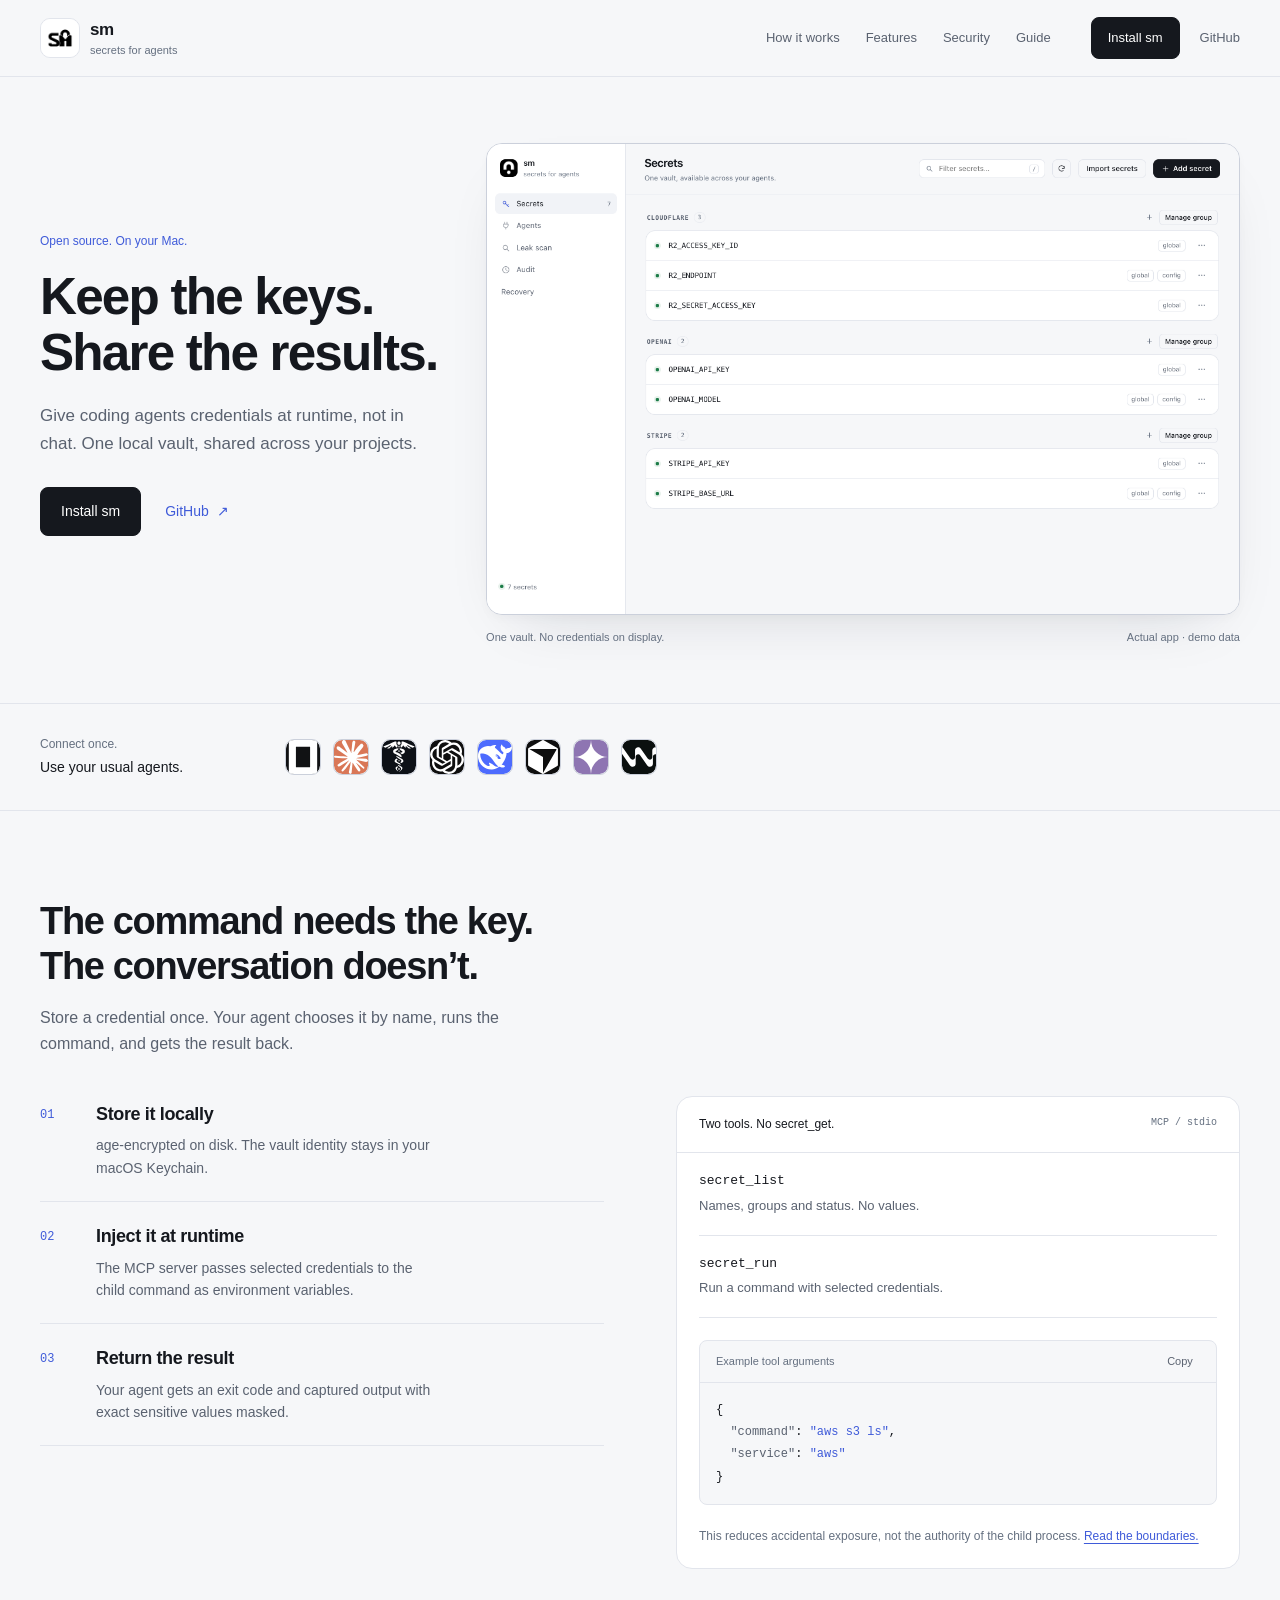
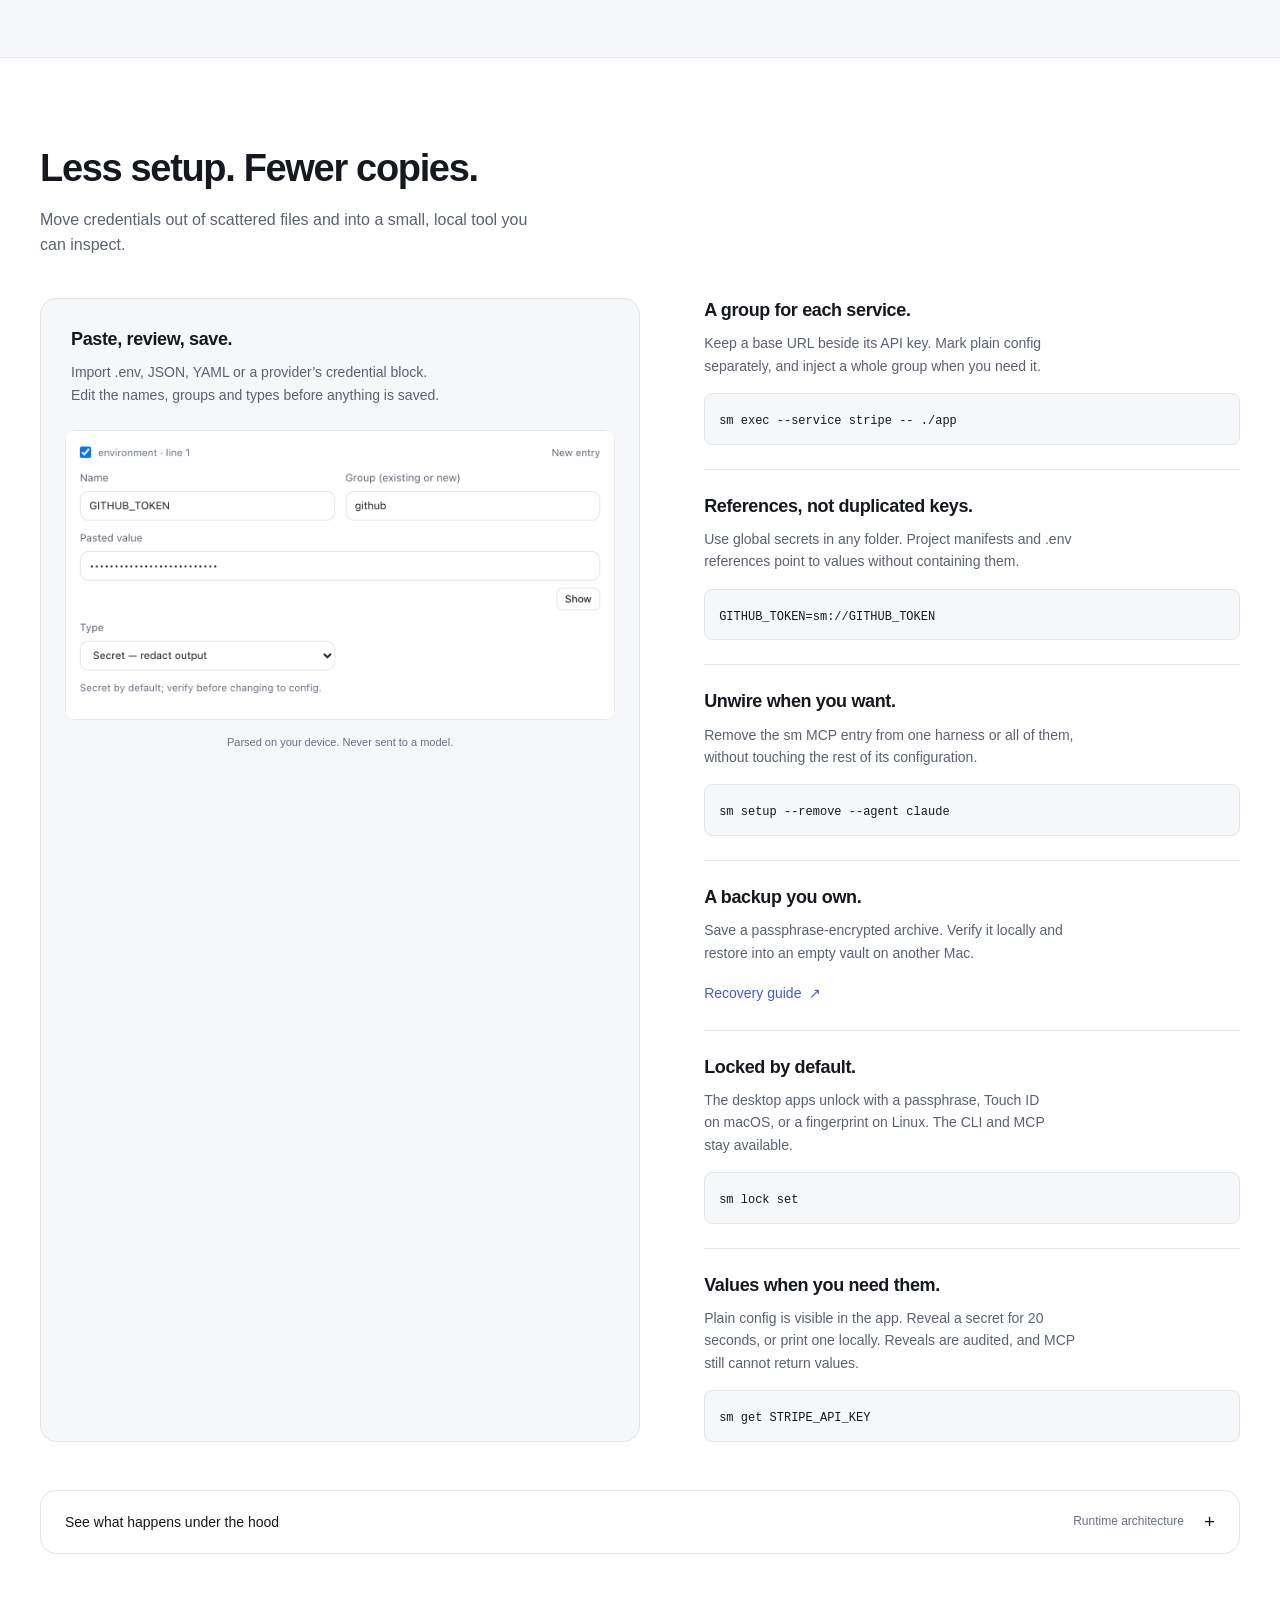
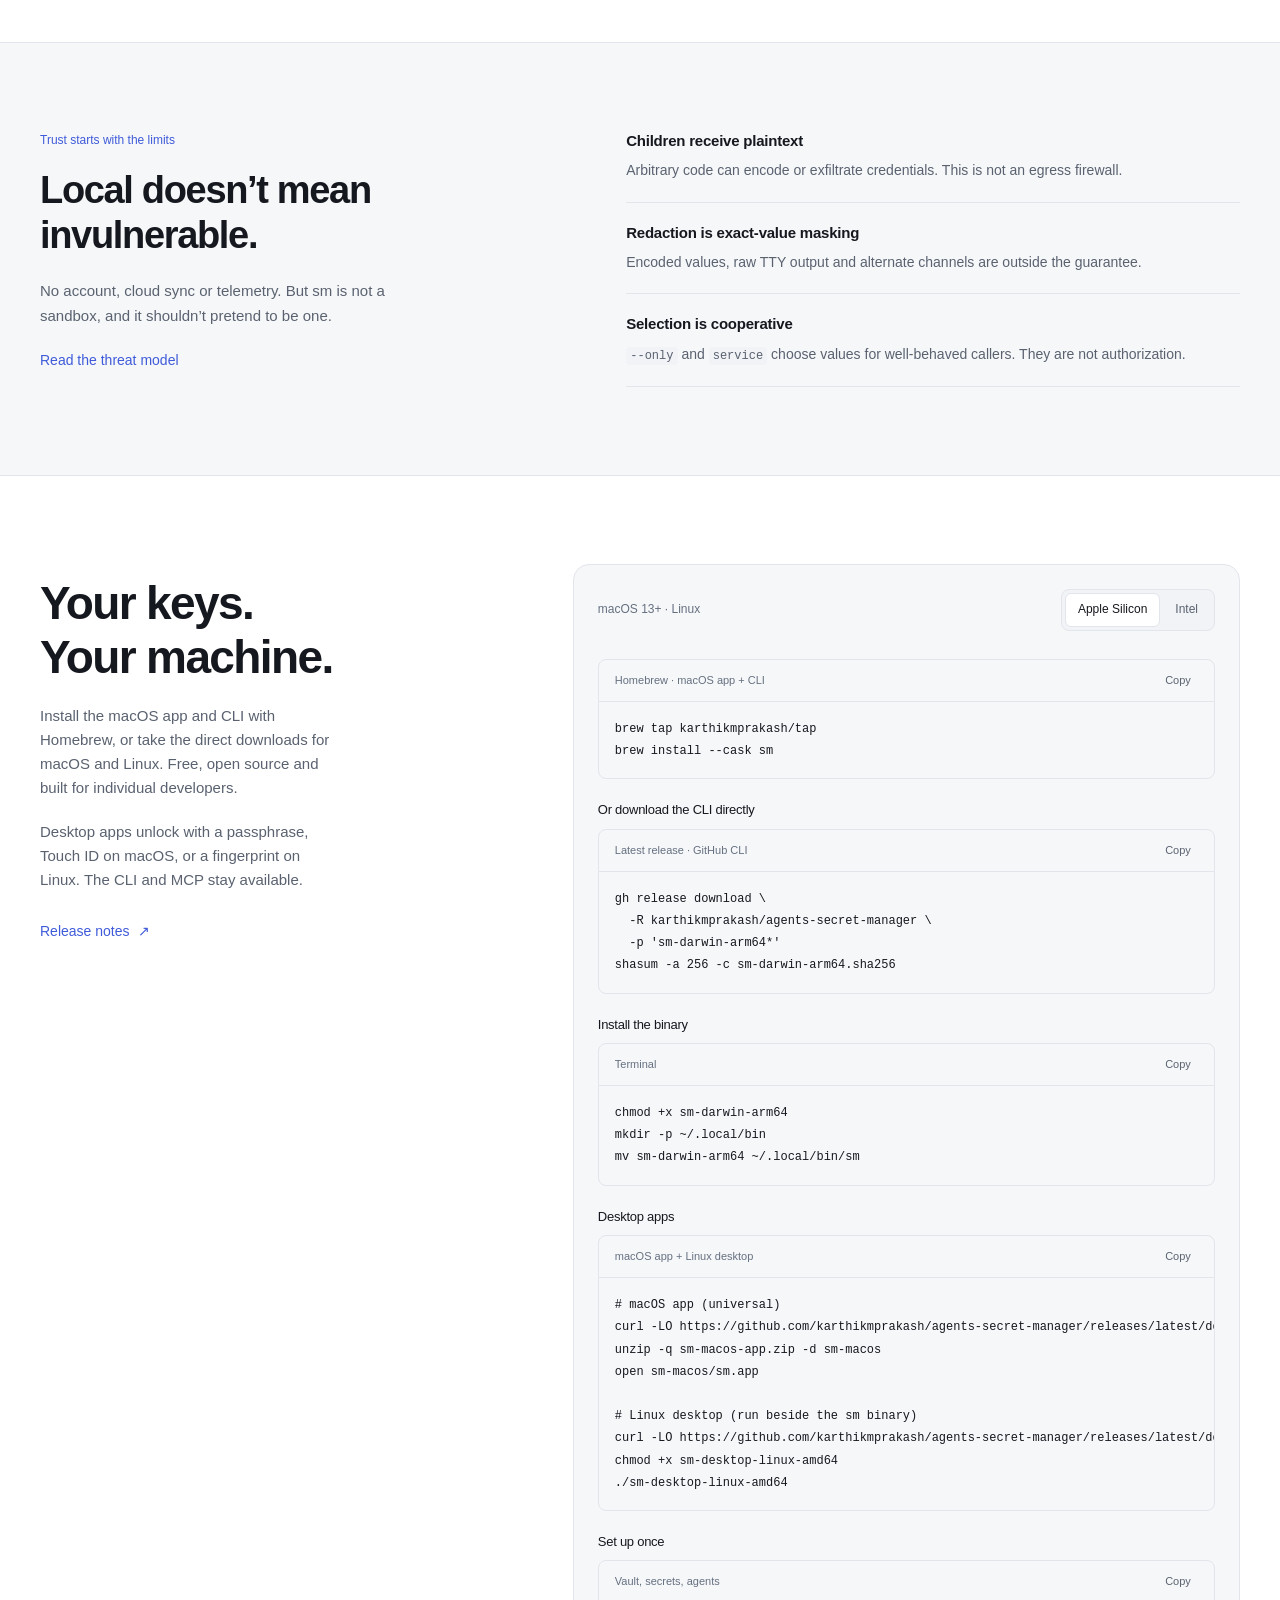
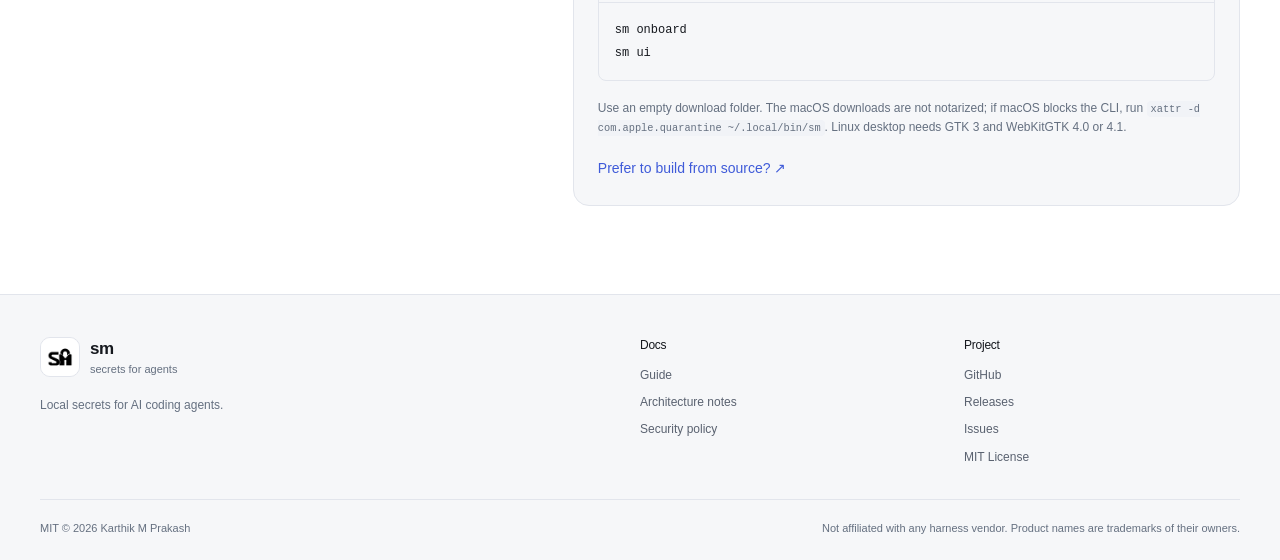
<file: docs/index.html>
<!doctype html>
<html lang="en">
<head>
  <meta charset="utf-8">
  <meta name="viewport" content="width=device-width, initial-scale=1, viewport-fit=cover">
  <title>sm: local secrets for AI coding agents</title>
  <meta name="description" content="One encrypted vault on your Mac. Agents run commands with credentials and never receive the values. No account, cloud sync or telemetry.">
  <link rel="canonical" href="https://karthikmprakash.github.io/agents-secret-manager/">
  <meta name="color-scheme" content="light dark">
  <meta name="theme-color" content="#f6f7f9" media="(prefers-color-scheme: light)">
  <meta name="theme-color" content="#0b0d11" media="(prefers-color-scheme: dark)">
  <meta property="og:type" content="website">
  <meta property="og:title" content="sm: local secrets for AI coding agents">
  <meta property="og:description" content="One encrypted vault on your Mac. Agents run commands with credentials and never receive the values.">
  <meta property="og:url" content="https://karthikmprakash.github.io/agents-secret-manager/">
  <meta property="og:image" content="https://karthikmprakash.github.io/agents-secret-manager/assets/brand/og-card-1200x630.png">
  <meta property="og:image:width" content="1200">
  <meta property="og:image:height" content="630">
  <meta property="og:image:alt" content="sm monogram">
  <meta name="twitter:card" content="summary_large_image">
  <meta name="twitter:image" content="https://karthikmprakash.github.io/agents-secret-manager/assets/brand/og-card-1200x630.png">
  <link rel="icon" href="favicon.ico" sizes="any">
  <link rel="icon" type="image/png" sizes="32x32" href="assets/brand/favicon-32.png">
  <link rel="icon" type="image/png" sizes="16x16" href="assets/brand/favicon-16.png">
  <link rel="apple-touch-icon" sizes="180x180" href="assets/brand/icon-light-180.png">
  <link rel="manifest" href="site.webmanifest">
  <link rel="stylesheet" href="landing.css">
</head>
<body>
  <a class="skip" href="#main">Skip to content</a>

  <header class="nav">
    <div class="wrap nav-inner">
      <a class="brand" href="#top">
        <img class="brand-logo" src="assets/brand/icon-light-180.png" alt="" width="40" height="40">
        <span>sm<span class="brand-sub">secrets for agents</span></span>
      </a>
      <nav class="nav-links" aria-label="Primary">
        <a href="#workflow">How it works</a>
        <a href="#features">Features</a>
        <a href="#security">Security</a>
        <a href="https://github.com/karthikmprakash/agents-secret-manager/blob/main/docs/GUIDE.md">Guide</a>
      </nav>
      <div class="nav-actions">
        <a class="btn btn-primary" href="#install">Install sm</a>
        <a class="nav-github" href="https://github.com/karthikmprakash/agents-secret-manager">GitHub</a>
      </div>
    </div>
  </header>

  <main id="main">
    <section class="hero" id="top">
      <div class="wrap hero-grid">
        <div class="hero-copy">
          <p class="eyebrow">Open source. On your Mac.</p>
          <h1>Keep the keys.<br>Share the results.</h1>
          <p class="lede">Give coding agents credentials at runtime, not in chat. One local vault, shared across your projects.</p>
          <div class="cta-row">
            <a class="btn btn-primary btn-lg" href="#install">Install sm</a>
            <a class="text-link" href="https://github.com/karthikmprakash/agents-secret-manager">GitHub <span aria-hidden="true">↗</span></a>
          </div>
        </div>
        <figure class="hero-shot">
          <a class="screenshot-link" href="assets/sm-secrets.png" aria-label="Open full-size sm app screenshot">
            <picture>
              <source media="(prefers-color-scheme: dark)" srcset="assets/sm-secrets-dark.png">
              <img src="assets/sm-secrets.png" alt="Current sm app with the new logo, Cloudflare, OpenAI and Stripe groups, and config labels. Demo data." width="2560" height="1600" fetchpriority="high">
            </picture>
          </a>
          <figcaption><span>One vault. No credentials on display.</span><span>Actual app · demo data</span></figcaption>
        </figure>
      </div>
    </section>

    <section class="strip" aria-label="Compatibility">
      <div class="wrap strip-inner">
        <p class="strip-label">Connect once.<br><strong>Use your usual agents.</strong></p>
        <ul class="chips logos" aria-label="Supported agents">
          <li><img src="assets/harnesses/opencode.svg" alt="OpenCode" title="OpenCode" width="36" height="36" loading="lazy"></li>
          <li><img src="assets/harnesses/claude.svg" alt="Claude Code" title="Claude Code" width="36" height="36" loading="lazy"></li>
          <li><img src="assets/harnesses/hermes.svg" alt="Hermes" title="Hermes" width="36" height="36" loading="lazy"></li>
          <li><img src="assets/harnesses/codex.svg" alt="Codex" title="Codex" width="36" height="36" loading="lazy"></li>
          <li><img src="assets/harnesses/deepseek.svg" alt="DeepSeek Harness" title="DeepSeek Harness" width="36" height="36" loading="lazy"></li>
          <li><img src="assets/harnesses/cursor.svg" alt="Cursor" title="Cursor" width="36" height="36" loading="lazy"></li>
          <li><img src="assets/harnesses/gemini.svg" alt="Gemini CLI" title="Gemini CLI" width="36" height="36" loading="lazy"></li>
          <li><img src="assets/harnesses/windsurf.svg" alt="Windsurf" title="Windsurf" width="36" height="36" loading="lazy"></li>
        </ul>
      </div>
    </section>

    <section class="section" id="workflow">
      <div class="wrap">
        <div class="section-head">
          <h2>The command needs the key.<br>The conversation doesn’t.</h2>
          <p>Store a credential once. Your agent chooses it by name, runs the command, and gets the result back.</p>
        </div>
        <div class="workflow-grid">
          <ol class="journey">
            <li><span class="step-number">01</span><div><h3>Store it locally</h3><p>age-encrypted on disk. The vault identity stays in your macOS Keychain.</p></div></li>
            <li><span class="step-number">02</span><div><h3>Inject it at runtime</h3><p>The MCP server passes selected credentials to the child command as environment variables.</p></div></li>
            <li><span class="step-number">03</span><div><h3>Return the result</h3><p>Your agent gets an exit code and captured output with exact sensitive values masked.</p></div></li>
          </ol>
          <div class="protocol">
            <div class="panel-caption"><span>Two tools. No secret_get.</span><span class="mono">MCP / stdio</span></div>
            <dl class="tool-list">
              <div><dt>secret_list</dt><dd>Names, groups and status. No values.</dd></div>
              <div><dt>secret_run</dt><dd>Run a command with selected credentials.</dd></div>
            </dl>
            <div class="code-block">
              <div class="code-head"><span>Example tool arguments</span></div>
              <pre class="code"><code>{
  <span class="t-key">"command"</span>: <span class="t-str">"aws s3 ls"</span>,
  <span class="t-key">"service"</span>: <span class="t-str">"aws"</span>
}</code></pre>
            </div>
            <p class="protocol-note">This reduces accidental exposure, not the authority of the child process. <a href="#security">Read the boundaries.</a></p>
          </div>
        </div>
      </div>
    </section>

    <section class="section features" id="features">
      <div class="wrap">
        <div class="section-head">
          <h2>Less setup. Fewer copies.</h2>
          <p>Move credentials out of scattered files and into a small, local tool you can inspect.</p>
        </div>
        <div class="feature-grid">
          <article class="import-feature">
            <div class="feature-copy"><h3>Paste, review, save.</h3><p>Import .env, JSON, YAML or a provider’s credential block. Edit the names, groups and types before anything is saved.</p></div>
            <figure>
              <picture>
                <source media="(prefers-color-scheme: dark)" srcset="assets/sm-import-dark.png">
                <img src="assets/sm-import.png" alt="Actual sm import review: GitHub token name, group, masked value and Secret type" width="1262" height="666" loading="lazy">
              </picture>
              <figcaption>Parsed on your device. Never sent to a model.</figcaption>
            </figure>
          </article>
          <div class="feature-stack">
            <article><h3>A group for each service.</h3><p>Keep a base URL beside its API key. Mark plain config separately, and inject a whole group when you need it.</p><div class="example-command"><code>sm exec --service stripe -- ./app</code></div></article>
            <article><h3>References, not duplicated keys.</h3><p>Use global secrets in any folder. Project manifests and .env references point to values without containing them.</p><div class="example-command"><code>GITHUB_TOKEN=sm://GITHUB_TOKEN</code></div></article>
            <article><h3>Unwire when you want.</h3><p>Remove the sm MCP entry from one harness or all of them, without touching the rest of its configuration.</p><div class="example-command"><code>sm setup --remove --agent claude</code></div></article>
            <article><h3>A backup you own.</h3><p>Save a passphrase-encrypted archive. Verify it locally and restore into an empty vault on another Mac.</p><a class="text-link" href="https://github.com/karthikmprakash/agents-secret-manager/blob/main/docs/GUIDE.md#recovery">Recovery guide <span aria-hidden="true">↗</span></a></article>
            <article><h3>Locked by default.</h3><p>The desktop apps unlock with a passphrase, Touch ID on macOS, or a fingerprint on Linux. The CLI and MCP stay available.</p><div class="example-command"><code>sm lock set</code></div></article>
            <article><h3>Values when you need them.</h3><p>Plain config is visible in the app. Reveal a secret for 20 seconds, or print one locally. Reveals are audited, and MCP still cannot return values.</p><div class="example-command"><code>sm get STRIPE_API_KEY</code></div></article>
          </div>
        </div>
        <details class="architecture-details" id="architecture">
          <summary><span>See what happens under the hood</span><span class="summary-meta">Runtime architecture <span aria-hidden="true">+</span></span></summary>
          <figure class="figure">
            <a href="assets/sm-architecture.png" aria-label="Open full-size architecture diagram"><img src="assets/sm-architecture.png" alt="sm architecture: agents call MCP, selected credentials reach a child command, and redacted output returns" width="2880" height="1800" loading="lazy"></a>
            <figcaption>Created with Archify. <a href="https://github.com/karthikmprakash/agents-secret-manager/blob/main/docs/ARCHITECTURE.md">Architecture notes ↗</a></figcaption>
          </figure>
        </details>
      </div>
    </section>

    <section class="section" id="security">
      <div class="wrap security-grid">
        <div>
          <p class="eyebrow">Trust starts with the limits</p>
          <h2>Local doesn’t mean<br>invulnerable.</h2>
          <p class="lede">No account, cloud sync or telemetry. But sm is not a sandbox, and it shouldn’t pretend to be one.</p>
          <a class="link" href="https://github.com/karthikmprakash/agents-secret-manager/blob/main/SECURITY.md">Read the threat model</a>
        </div>
        <ul class="boundary-list">
          <li>
            <h3>Children receive plaintext</h3>
            <p>Arbitrary code can encode or exfiltrate credentials. This is not an egress firewall.</p>
          </li>
          <li>
            <h3>Redaction is exact-value masking</h3>
            <p>Encoded values, raw TTY output and alternate channels are outside the guarantee.</p>
          </li>
          <li>
            <h3>Selection is cooperative</h3>
            <p><code>--only</code> and <code>service</code> choose values for well-behaved callers. They are not authorization.</p>
          </li>
        </ul>
      </div>
    </section>

    <section class="section install" id="install">
      <div class="wrap install-grid">
        <div class="install-copy">
          <h2>Your keys.<br>Your machine.</h2>
          <p>Install the macOS app and CLI with Homebrew, or take the direct downloads for macOS and Linux. Free, open source and built for individual developers.</p>
          <p>Desktop apps unlock with a passphrase, Touch ID on macOS, or a fingerprint on Linux. The CLI and MCP stay available.</p>
          <div class="cta-row">
            <a class="text-link" href="https://github.com/karthikmprakash/agents-secret-manager/releases/latest">Release notes <span aria-hidden="true">↗</span></a>
          </div>
        </div>
        <div class="install-panel">
          <div class="install-panel-head"><span>macOS 13+ · Linux</span><div class="processor-switch" role="group" aria-label="Mac processor" hidden><button type="button" data-arch="arm64" aria-pressed="true">Apple Silicon</button><button type="button" data-arch="amd64" aria-pressed="false">Intel</button></div></div>
          <div class="code-block brew-block"><div class="code-head"><span>Homebrew · macOS app + CLI</span></div><pre class="code" aria-label="Homebrew install commands"><code>brew tap karthikmprakash/tap
brew install --cask sm</code></pre></div>
          <ol class="steps">
          <li>
            <div class="step-head">
              <h3>Or download the CLI directly</h3>
            </div>
            <div class="code-block"><div class="code-head"><span>Latest release · GitHub CLI</span></div><pre class="code" aria-label="Download and verify commands"><code id="download-code">gh release download \
  -R karthikmprakash/agents-secret-manager \
  -p 'sm-darwin-arm64*'
shasum -a 256 -c sm-darwin-arm64.sha256</code></pre></div>
          </li>
          <li>
            <div class="step-head">
              <h3>Install the binary</h3>
            </div>
            <div class="code-block"><div class="code-head"><span>Terminal</span></div><pre class="code" aria-label="Install commands"><code id="install-code">chmod +x sm-darwin-arm64
mkdir -p ~/.local/bin
mv sm-darwin-arm64 ~/.local/bin/sm</code></pre></div>
          </li>
          <li>
            <div class="step-head">
              <h3>Desktop apps</h3>
            </div>
            <div class="code-block"><div class="code-head"><span>macOS app + Linux desktop</span></div><pre class="code" aria-label="Desktop app download commands"><code># macOS app (universal)
curl -LO https://github.com/karthikmprakash/agents-secret-manager/releases/latest/download/sm-macos-app.zip
unzip -q sm-macos-app.zip -d sm-macos
open sm-macos/sm.app

# Linux desktop (run beside the sm binary)
curl -LO https://github.com/karthikmprakash/agents-secret-manager/releases/latest/download/sm-desktop-linux-amd64
chmod +x sm-desktop-linux-amd64
./sm-desktop-linux-amd64</code></pre></div>
          </li>
          <li>
            <div class="step-head">
              <h3>Set up once</h3>
            </div>
            <div class="code-block"><div class="code-head"><span>Vault, secrets, agents</span></div><pre class="code" aria-label="Onboarding commands"><code>sm onboard
sm ui</code></pre></div>
          </li>
          </ol>
          <p class="install-note">Use an empty download folder. The macOS downloads are not notarized; if macOS blocks the CLI, run <code>xattr -d com.apple.quarantine ~/.local/bin/sm</code>. Linux desktop needs GTK 3 and WebKitGTK 4.0 or 4.1.</p>
          <a class="text-link" href="https://github.com/karthikmprakash/agents-secret-manager#install">Prefer to build from source? ↗</a>
        </div>
      </div>
    </section>
  </main>

  <footer class="footer">
    <div class="wrap footer-grid">
      <div class="footer-brand">
        <a class="brand" href="#top">
          <img class="brand-logo" src="assets/brand/icon-light-180.png" alt="" width="40" height="40"><span>sm<span class="brand-sub">secrets for agents</span></span>
        </a>
        <p>Local secrets for AI coding agents.</p>
      </div>
      <nav aria-label="Docs">
        <h3>Docs</h3>
        <a href="https://github.com/karthikmprakash/agents-secret-manager/blob/main/docs/GUIDE.md">Guide</a>
        <a href="https://github.com/karthikmprakash/agents-secret-manager/blob/main/docs/ARCHITECTURE.md">Architecture notes</a>
        <a href="https://github.com/karthikmprakash/agents-secret-manager/blob/main/SECURITY.md">Security policy</a>
      </nav>
      <nav aria-label="Project">
        <h3>Project</h3>
        <a href="https://github.com/karthikmprakash/agents-secret-manager">GitHub</a>
        <a href="https://github.com/karthikmprakash/agents-secret-manager/releases">Releases</a>
        <a href="https://github.com/karthikmprakash/agents-secret-manager/issues">Issues</a>
        <a href="https://github.com/karthikmprakash/agents-secret-manager/blob/main/LICENSE">MIT License</a>
      </nav>
    </div>
    <div class="wrap footer-bottom">
      <span>MIT © 2026 Karthik M Prakash</span>
      <span>Not affiliated with any harness vendor. Product names are trademarks of their owners.</span>
    </div>
  </footer>

  <script src="landing.js" defer></script>
</body>
</html>
</file>
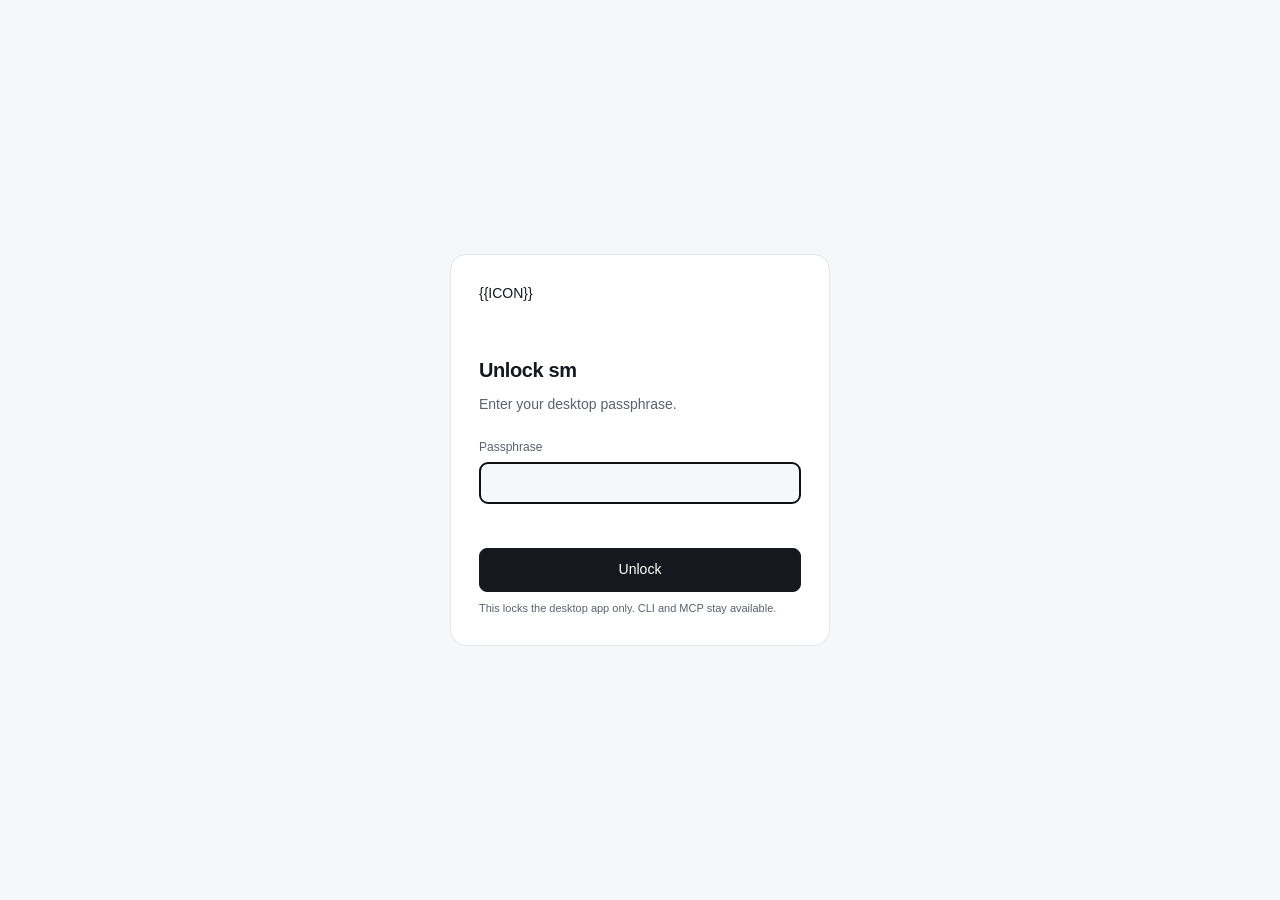
<file: desktopapp/lock.html>
<!doctype html>
<html lang="en">
<head>
<meta charset="utf-8">
<meta name="viewport" content="width=device-width, initial-scale=1">
<title>Unlock sm</title>
<style>
  :root {
    color-scheme: dark light;
    --bg: #0b0d11; --surface: #12151b; --line: #232936;
    --text: #e8ebf1; --muted: #a3abb9; --accent: #9db7ff;
    --ink: #eef1f6; --ink-text: #0b0d11; --err: #ef8b8b;
  }
  @media (prefers-color-scheme: light) {
    :root { --bg: #f6f7f9; --surface: #ffffff; --line: #e2e5ec; --text: #15181e; --muted: #5a6270; --accent: #3f5bd9; --ink: #15181e; --ink-text: #ffffff; --err: #b3261e; }
  }
  * { box-sizing: border-box; }
  body { margin: 0; min-height: 100dvh; display: grid; place-items: center; background: var(--bg); color: var(--text);
         font: 14px/1.55 -apple-system, BlinkMacSystemFont, "Segoe UI", sans-serif; -webkit-font-smoothing: antialiased; }
  main { width: min(380px, calc(100% - 40px)); background: var(--surface); border: 1px solid var(--line); border-radius: 16px; padding: 28px; }
  .logo { width: 52px; height: 52px; margin-bottom: 20px; }
  .logo svg { width: 52px; height: 52px; border-radius: 12px; }
  h1 { font-size: 20px; letter-spacing: -.02em; margin: 0; }
  p { color: var(--muted); margin: 8px 0 0; }
  form { margin-top: 22px; display: grid; gap: 12px; }
  label { display: grid; gap: 6px; font-size: 12px; color: var(--muted); }
  input { width: 100%; min-height: 42px; padding: 9px 12px; border: 1px solid var(--line); border-radius: 8px;
          background: var(--bg); color: var(--text); font: inherit; }
  button { min-height: 44px; border: 1px solid var(--ink); border-radius: 8px; background: var(--ink); color: var(--ink-text);
           font: inherit; font-weight: 500; cursor: pointer; }
  button.secondary { background: transparent; color: var(--text); border-color: var(--line); }
  button:active { transform: scale(.99); }
  #error { min-height: 20px; color: var(--err); font-size: 12px; }
  .hint { font-size: 11px; color: var(--muted); }
  [hidden] { display: none !important; }
</style>
</head>
<body>
<main>
  <div class="logo">{{ICON}}</div>
  <h1 id="title">Unlock sm</h1>
  <p id="subtitle">Enter your desktop passphrase.</p>
  <form id="form">
    <label id="passLabel">Passphrase
      <input id="passphrase" type="password" autocomplete="current-password" autofocus>
    </label>
    <label id="confirmLabel" hidden>Confirm passphrase
      <input id="confirm" type="password" autocomplete="new-password">
    </label>
    <div id="error" role="alert"></div>
    <button type="submit" id="submit">Unlock</button>
    <button type="button" class="secondary" id="fingerprint" hidden>Use fingerprint</button>
  </form>
  <p class="hint">This locks the desktop app only. CLI and MCP stay available.</p>
</main>
<script>
  let setup = false;
  async function init() {
    const state = await window.lockState();
    setup = !state.configured;
    if (setup) {
      document.getElementById("title").textContent = "Create a desktop passphrase";
      document.getElementById("subtitle").textContent = "It protects this app. Fingerprint can unlock it later if available.";
      document.getElementById("confirmLabel").hidden = false;
      document.getElementById("submit").textContent = "Create";
    }
    document.getElementById("fingerprint").hidden = !state.fingerprint;
  }
  document.getElementById("form").addEventListener("submit", async (event) => {
    event.preventDefault();
    const error = document.getElementById("error");
    error.textContent = "";
    const passphrase = document.getElementById("passphrase").value;
    const message = setup
      ? await window.setup(passphrase, document.getElementById("confirm").value)
      : await window.unlock(passphrase);
    if (message) error.textContent = message;
  });
  document.getElementById("fingerprint").addEventListener("click", async () => {
    const error = document.getElementById("error");
    error.textContent = "";
    const message = await window.fingerprint();
    if (message) error.textContent = message;
  });
  init();
</script>
</body>
</html>
</file>
<file: docs/landing.css>
/* Same cool-neutral palette, ink actions and radius scale as the local app.
   Layers: navigation 10, skip link 20. No external fonts or dependencies. */
:root {
  color-scheme: light dark;
  --bg: #f6f7f9;
  --surface: #ffffff;
  --surface-2: #f1f3f7;
  --text: #15181e;
  --muted: #5a6270;
  --faint: #657080;
  --line: #e2e5ec;
  --line-strong: #cbd0db;
  --accent: #3f5bd9;
  --accent-soft: rgba(63, 91, 217, .06);
  --ink: #15181e;
  --ink-text: #ffffff;
  --ok: #1c7c48;
  --shadow: 0 4px 10px rgba(15, 23, 42, .025), 0 24px 60px -32px rgba(15, 23, 42, .18);
  --sans: -apple-system, BlinkMacSystemFont, "SF Pro Text", "Segoe UI", sans-serif;
  --mono: ui-monospace, "SF Mono", SFMono-Regular, Menlo, monospace;
  --r-panel: 16px;
  --r-control: 8px;
  --wrap: 1240px;
}

@media (prefers-color-scheme: dark) {
  :root {
    --bg: #0b0d11;
    --surface: #0f1217;
    --surface-2: #171b23;
    --text: #e8ebf1;
    --muted: #a3abb9;
    --faint: #8792a3;
    --line: #232936;
    --line-strong: #3c4555;
    --accent: #9db7ff;
    --accent-soft: rgba(157, 183, 255, .05);
    --ink: #eef1f6;
    --ink-text: #0b0d11;
    --ok: #6fcf97;
    --shadow: 0 4px 10px rgba(0, 0, 0, .14), 0 24px 60px -32px rgba(0, 0, 0, .5);
  }
}

* { box-sizing: border-box; }
[hidden] { display: none !important; }
html { scroll-behavior: smooth; -webkit-text-size-adjust: 100%; }
body { margin: 0; background: var(--bg); color: var(--text); font: 16px/1.6 var(--sans); -webkit-font-smoothing: antialiased; }
img { display: block; max-width: 100%; height: auto; }
picture { display: block; }
figure { margin: 0; }
button { font: inherit; cursor: pointer; }
button, .btn { touch-action: manipulation; -webkit-user-select: none; user-select: none; }
a { color: var(--accent); text-decoration: none; touch-action: manipulation; }
:focus-visible { outline: 2px solid var(--accent); outline-offset: 4px; }
h1, h2, h3, p { margin: 0; }
h1, h2, h3 { font-weight: 600; letter-spacing: -.035em; text-wrap: balance; }
h1 { font-size: clamp(38px, 4vw, 54px); line-height: 1.1; }
h2 { font-size: clamp(28px, 3vw, 38px); line-height: 1.18; }
h3 { font-size: 18px; line-height: 1.35; letter-spacing: -.02em; }
p { text-wrap: pretty; }
code, pre, .mono { font-family: var(--mono); }
code { font-size: .86em; }
p code { background: var(--surface-2); padding: 2px 4px; border-radius: 4px; overflow-wrap: anywhere; }
.wrap { width: min(var(--wrap), calc(100% - 80px)); margin-inline: auto; }
.section { padding: 88px 0; scroll-margin-top: 88px; }
.section-head { max-width: 650px; margin-bottom: 40px; }
.section-head p { color: var(--muted); margin-top: 16px; max-width: 58ch; }
.eyebrow { font-size: 12px; font-weight: 500; color: var(--accent); margin-bottom: 18px; }
.lede { color: var(--muted); font-size: 17px; line-height: 1.7; margin-top: 20px; max-width: 43ch; }
.text-link, .link { display: inline-flex; align-items: center; gap: 8px; font-size: 14px; font-weight: 500; }
.cta-row { display: flex; align-items: center; flex-wrap: wrap; gap: 24px; margin-top: 28px; }
.btn { display: inline-flex; justify-content: center; align-items: center; min-height: 40px; padding: 10px 16px; border-radius: var(--r-control); font-size: 13px; font-weight: 500; white-space: nowrap; transition: transform .12s ease, background-color .12s ease; }
.btn-primary { color: var(--ink-text); background: var(--ink); border: 1px solid var(--ink); }
.btn-lg { min-height: 46px; padding: 12px 20px; font-size: 14px; }
.btn:active, .processor-switch button:active, .copy-btn:active { transform: scale(.98); }
.skip { position: fixed; top: -60px; left: 16px; padding: 10px 16px; background: var(--ink); color: var(--ink-text); border-radius: var(--r-control); z-index: 20; }
.skip:focus { top: 12px; }

/* Quiet navigation, with the opaque brand tile in both themes. */
.nav { position: sticky; top: 0; z-index: 10; background: var(--bg); border-bottom: 1px solid var(--line); padding-top: env(safe-area-inset-top, 0px); }
.nav-inner { display: flex; align-items: center; min-height: 76px; gap: 40px; }
.brand { display: inline-flex; align-items: center; flex: none; gap: 10px; color: var(--text); font-size: 17px; line-height: 1.3; font-weight: 600; letter-spacing: -.02em; }
.brand-logo { width: 40px; height: 40px; border-radius: 10px; border: 1px solid var(--line); }
.brand-sub { display: block; font-size: 11px; color: var(--faint); font-weight: 400; letter-spacing: 0; margin-top: 2px; }
.nav-links, .nav-actions { display: flex; align-items: center; gap: 26px; }
.nav-links { margin-left: auto; }
.nav-links a, .nav-github { font-size: 13px; color: var(--muted); }
.nav-actions { gap: 20px; }

/* The real product is the hero visual, large enough to read. */
.hero { padding: 66px 0 56px; scroll-margin-top: 80px; }
.hero-grid { display: grid; grid-template-columns: minmax(0, .8fr) minmax(0, 1.5fr); gap: 44px; align-items: center; }
.hero-copy { padding-bottom: 22px; }
.hero-shot { min-width: 0; }
.screenshot-link { display: block; overflow: hidden; border: 1px solid var(--line-strong); border-radius: var(--r-panel); box-shadow: var(--shadow); background: var(--surface); }
.hero-shot img { width: 100%; }
.hero-shot figcaption { display: flex; gap: 12px; justify-content: space-between; margin-top: 14px; color: var(--faint); font-size: 11px; }

/* Compatibility, not a wall of pill badges. */
.strip { border-block: 1px solid var(--line); }
.strip-inner { display: grid; grid-template-columns: 205px 1fr; gap: 40px; align-items: center; padding-block: 30px; }
.strip-label { color: var(--faint); font-size: 12px; line-height: 1.8; }
.strip-label strong { color: var(--text); font-size: 14px; font-weight: 500; }
.chips { display: flex; flex-wrap: wrap; column-gap: 28px; row-gap: 14px; padding: 0; margin: 0; list-style: none; }
.chips.logos { column-gap: 12px; row-gap: 12px; align-items: center; }
.chips.logos li { display: block; }
.chips.logos img { width: 36px; height: 36px; border-radius: 9px; border: 1px solid var(--line-strong); }

/* Runtime path: flat steps beside an accurate tool reference. */
.workflow-grid { display: grid; grid-template-columns: minmax(0, 1fr) minmax(0, 1fr); gap: 72px; align-items: start; }
.journey { margin: 0; padding: 0; list-style: none; }
.journey li { display: grid; grid-template-columns: 38px 1fr; gap: 18px; padding: 22px 0; border-bottom: 1px solid var(--line); }
.journey li:first-child { padding-top: 6px; }
.step-number { font: 12px/27px var(--mono); color: var(--accent); }
.journey p { margin-top: 8px; color: var(--muted); font-size: 14px; max-width: 44ch; }
.protocol { border: 1px solid var(--line); border-radius: var(--r-panel); background: var(--surface); min-width: 0; overflow: hidden; }
.panel-caption { display: flex; flex-wrap: wrap; gap: 8px; justify-content: space-between; padding: 18px 22px; border-bottom: 1px solid var(--line); font-size: 12px; }
.panel-caption .mono { color: var(--faint); font-size: 10px; }
.tool-list { margin: 0; padding: 0 22px; }
.tool-list > div { padding: 18px 0; border-bottom: 1px solid var(--line); }
.tool-list dt { font: 13px/1.5 var(--mono); color: var(--text); }
.tool-list dd { margin: 5px 0 0; color: var(--muted); font-size: 13px; }
.protocol .code-block { margin: 22px; }
.protocol-note { margin: 0 22px 22px; color: var(--faint); font-size: 12px; }
.protocol-note a { text-decoration: underline; text-underline-offset: 3px; }

/* Three practical capabilities, led by an actual import-review capture. */
.features { border-block: 1px solid var(--line); background: var(--surface); }
.feature-grid { display: grid; grid-template-columns: minmax(0, 1.12fr) minmax(0, 1fr); gap: 64px; }
.import-feature { min-width: 0; overflow: hidden; border-radius: var(--r-panel); background: var(--bg); border: 1px solid var(--line); }
.feature-copy { padding: 28px 30px 24px; }
.feature-copy p { color: var(--muted); font-size: 14px; margin-top: 10px; max-width: 48ch; }
.import-feature figure { padding: 0 24px 20px; }
.import-feature img { width: 100%; border-radius: 12px; }
.import-feature figcaption { padding-top: 14px; font-size: 11px; text-align: center; color: var(--faint); }
.feature-stack article { padding: 24px 0; border-top: 1px solid var(--line); }
.feature-stack article:first-child { border: 0; padding-top: 0; }
.feature-stack article:last-child { padding-bottom: 0; }
.feature-stack p { font-size: 14px; color: var(--muted); margin: 10px 0 16px; max-width: 50ch; }
.example-command { padding: 12px 14px; border: 1px solid var(--line); background: var(--bg); border-radius: var(--r-control); overflow-x: auto; }
.example-command code { font-size: 12px; white-space: nowrap; }

/* Optional deep detail does not overwhelm the product introduction. */
.architecture-details { margin-top: 48px; border: 1px solid var(--line); border-radius: var(--r-panel); overflow: hidden; scroll-margin-top: 90px; }
.architecture-details summary { padding: 20px 24px; display: flex; justify-content: space-between; align-items: center; gap: 16px; cursor: pointer; font-size: 14px; list-style: none; }
.architecture-details summary::-webkit-details-marker { display: none; }
.summary-meta { display: flex; gap: 20px; color: var(--faint); font-size: 12px; }
.summary-meta span { font-size: 19px; line-height: 1; color: var(--text); }
.architecture-details[open] .summary-meta span { transform: rotate(45deg); }
.figure { border-top: 1px solid var(--line); }
.figure img { width: 100%; background: #f3f4f6; }
.figure figcaption { padding: 14px 24px; color: var(--muted); font-size: 12px; display: flex; justify-content: space-between; gap: 16px; }

/* Safety is a concise part of the page, not a different brand. */
.security-grid { display: grid; grid-template-columns: minmax(0, .9fr) minmax(0, 1.1fr); gap: 84px; align-items: start; }
.security-grid .lede { font-size: 15px; }
.security-grid .link { margin-top: 20px; }
.boundary-list { list-style: none; margin: 0; padding: 0; }
.boundary-list li { padding: 20px 0; border-bottom: 1px solid var(--line); }
.boundary-list li:first-child { padding-top: 0; }
.boundary-list h3 { font-size: 15px; letter-spacing: -.015em; }
.boundary-list p { font-size: 14px; color: var(--muted); margin-top: 8px; }

/* Copy controls sit outside the scrolling code, never on top of its text. */
.code-block { min-width: 0; border: 1px solid var(--line); border-radius: var(--r-control); overflow: hidden; background: var(--bg); }
.code-head { display: flex; align-items: center; justify-content: space-between; gap: 12px; min-height: 42px; padding: 0 10px 0 16px; border-bottom: 1px solid var(--line); color: var(--faint); font-size: 11px; }
pre.code { padding: 16px; margin: 0; overflow-x: auto; color: var(--text); font-size: 12px; line-height: 1.85; tab-size: 2; }
pre.code code { font-size: inherit; }
.t-key { color: var(--muted); }
.t-str { color: var(--accent); }
.copy-btn { min-height: 32px; min-width: 52px; padding: 5px 8px; color: var(--muted); background: transparent; border: 1px solid transparent; border-radius: 6px; font-size: 11px; flex: none; }

.install { border-block: 1px solid var(--line); background: var(--surface); }
.install-grid { display: grid; grid-template-columns: minmax(0, .8fr) minmax(0, 1.2fr); gap: 88px; align-items: start; }
.install-copy { padding-top: 12px; }
.install-copy h2 { font-size: clamp(34px, 3.8vw, 46px); }
.install-copy > p { margin-top: 20px; font-size: 15px; color: var(--muted); max-width: 36ch; }
.install-panel { border: 1px solid var(--line); border-radius: var(--r-panel); background: var(--bg); padding: 24px; min-width: 0; }
.install-panel-head { display: flex; align-items: center; justify-content: space-between; flex-wrap: wrap; gap: 16px; color: var(--faint); font-size: 12px; margin-bottom: 28px; }
.brew-block { margin-bottom: 22px; }
.processor-switch { display: flex; gap: 2px; padding: 3px; border-radius: var(--r-control); background: var(--surface-2); border: 1px solid var(--line); }
.processor-switch button { min-height: 34px; border: 1px solid transparent; border-radius: 6px; padding: 6px 12px; color: var(--muted); background: transparent; font-size: 12px; }
.processor-switch button[aria-pressed="true"] { color: var(--text); background: var(--surface); border-color: var(--line); }
.steps { list-style: none; padding: 0; margin: 0; display: grid; grid-template-columns: minmax(0, 1fr); gap: 22px; }
.steps > li { min-width: 0; }
.step-head { margin-bottom: 10px; }
.step-head h3 { font-size: 13px; font-weight: 500; }
.install-note { margin: 18px 0; color: var(--faint); font-size: 12px; }

.footer { padding: 42px 0 calc(24px + env(safe-area-inset-bottom, 0px)); }
.footer-grid { display: grid; grid-template-columns: 2fr 1fr 1fr; gap: 48px; }
.footer-brand p { margin-top: 12px; color: var(--faint); font-size: 12px; }
.footer nav { display: grid; gap: 8px; align-content: start; }
.footer nav h3 { font-size: 12px; font-weight: 500; margin-bottom: 5px; }
.footer nav a { color: var(--muted); font-size: 12px; }
.footer-bottom { margin-top: 32px; padding-top: 20px; border-top: 1px solid var(--line); display: flex; justify-content: space-between; flex-wrap: wrap; gap: 12px; color: var(--faint); font-size: 11px; }

@media (hover: hover) and (pointer: fine) {
  a:hover { text-decoration: underline; text-underline-offset: 4px; }
  .brand:hover, .btn:hover, .screenshot-link:hover { text-decoration: none; }
  .nav-links a:hover, .nav-github:hover, .footer nav a:hover { color: var(--text); }
  .btn:hover { opacity: .88; }
  .copy-btn:hover { background: var(--surface-2); border-color: var(--line); color: var(--text); }
  .architecture-details summary:hover { background: var(--surface-2); }
}
@media (prefers-reduced-motion: reduce) {
  html { scroll-behavior: auto; }
  .btn { transition: none; }
}
@media (max-width: 1100px) {
  .hero-grid { grid-template-columns: minmax(0, .9fr) minmax(0, 1.2fr); gap: 28px; }
  h1 { font-size: 40px; }
  .hero-shot figcaption { flex-direction: column; gap: 2px; }
  .workflow-grid, .feature-grid, .security-grid, .install-grid { gap: 40px; }
  .nav-inner { gap: 24px; }
}
@media (max-width: 767px) {
  .wrap { width: calc(100% - 40px); }
  .nav-inner { min-height: 68px; gap: 16px; }
  .nav-links { display: none; }
  .nav-actions { margin-left: auto; gap: 16px; }
  .hero { padding: 44px 0 36px; }
  .hero-grid { grid-template-columns: 1fr; gap: 30px; }
  .hero-copy { padding-bottom: 0; }
  h1 { font-size: clamp(36px, 7vw, 48px); }
  .hero .lede { font-size: 16px; max-width: 40ch; margin-top: 16px; }
  .hero-shot figcaption { flex-direction: row; flex-wrap: wrap; gap: 4px 12px; }
  .section { padding: 56px 0; scroll-margin-top: 72px; }
  .section-head { margin-bottom: 28px; }
  .section-head p { font-size: 15px; }
  .strip-inner { grid-template-columns: 1fr; gap: 18px; padding-block: 24px; }
  .strip-label br { display: none; }
  .strip-label strong { margin-left: 4px; }
  .chips { column-gap: 22px; row-gap: 12px; }
  .workflow-grid, .feature-grid, .security-grid, .install-grid { grid-template-columns: 1fr; gap: 32px; }
  .feature-copy { padding: 24px; }
  .architecture-details { margin-top: 32px; }
  .architecture-details summary { padding: 18px; }
  .summary-meta { font-size: 0; gap: 0; }
  .summary-meta span { font-size: 22px; }
  .figure figcaption { padding: 14px 18px; flex-direction: column; gap: 6px; }
  .install-panel { padding: 18px; }
  .footer-grid { grid-template-columns: 1fr 1fr; gap: 30px; }
  .footer-brand { grid-column: 1 / -1; }
  .footer-bottom { flex-direction: column; }
}
@media (pointer: coarse) {
  .btn, .copy-btn, .processor-switch button { min-height: 44px; }
  .footer nav a { padding-block: 4px; }
}
@media (max-width: 380px) {
  .nav-github { display: none; }
  .brand-sub { font-size: 10px; }
  .wrap { width: calc(100% - 32px); }
}
</file>
